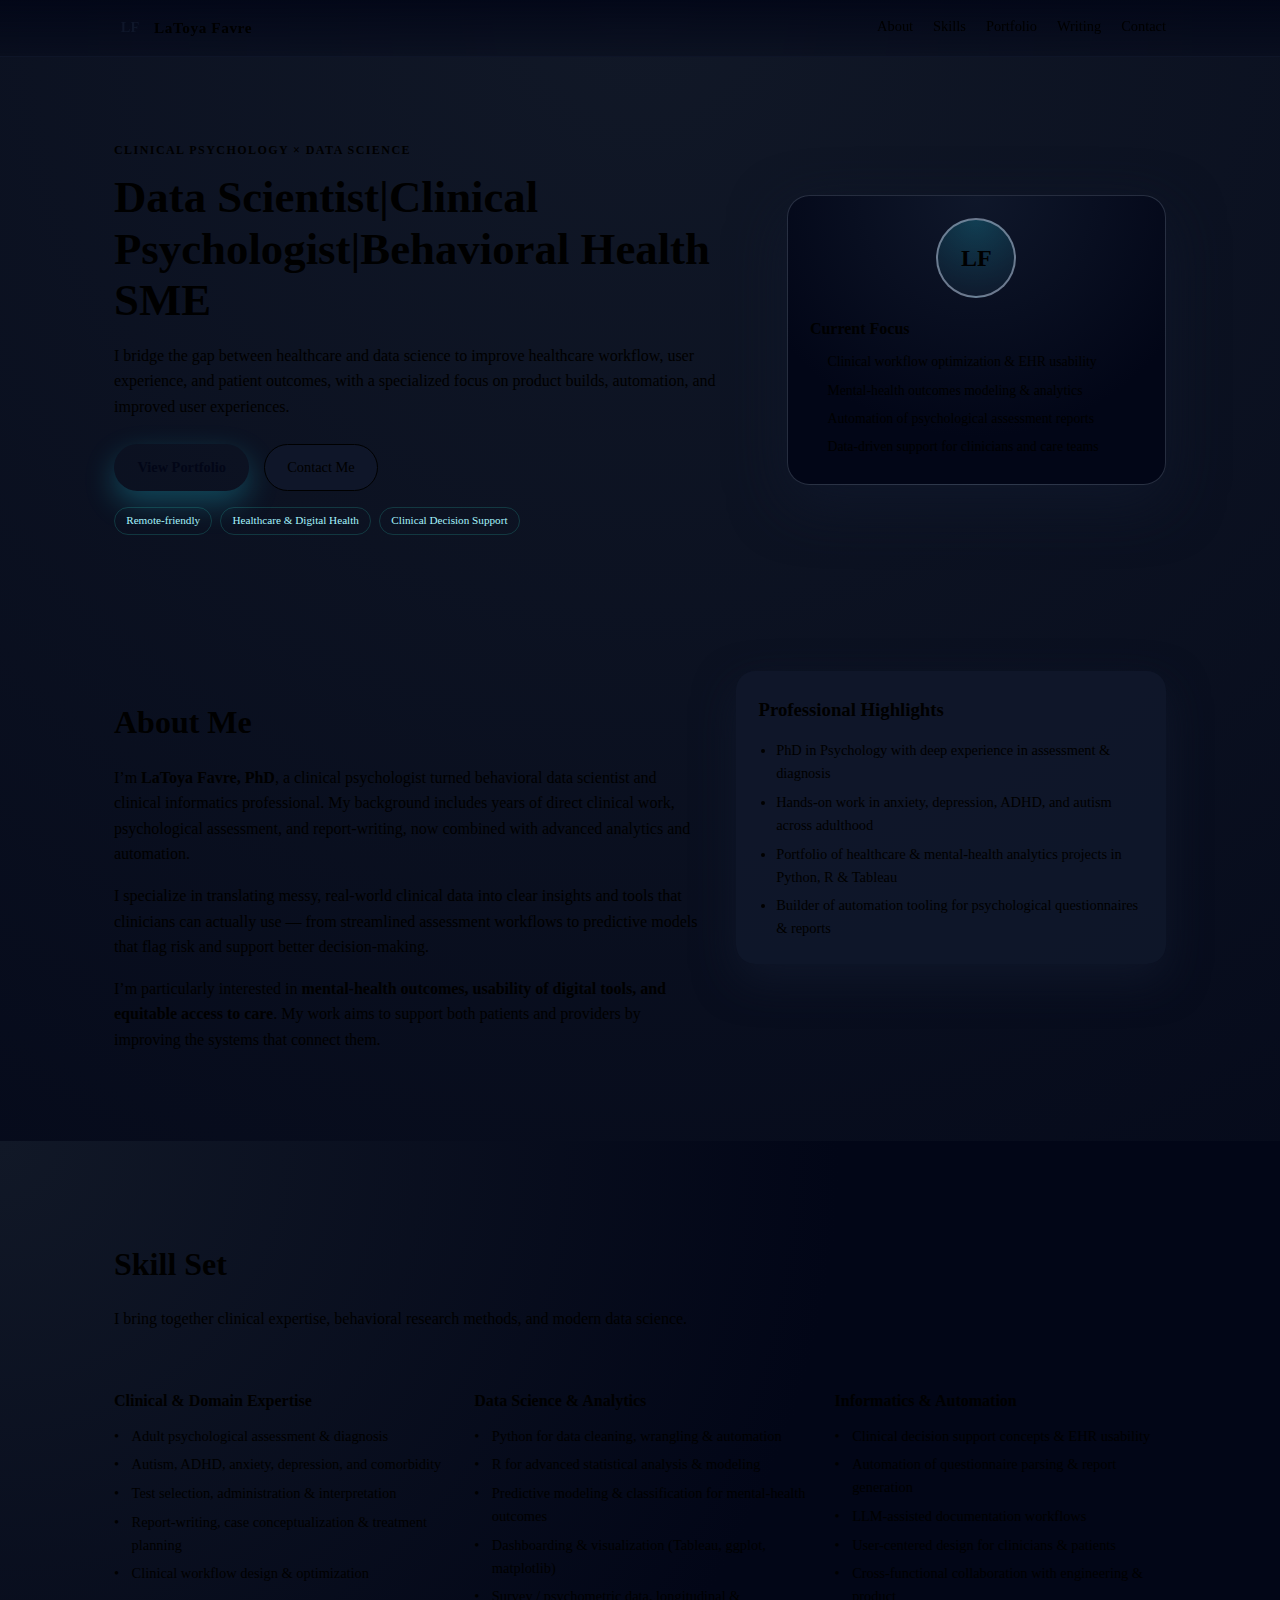
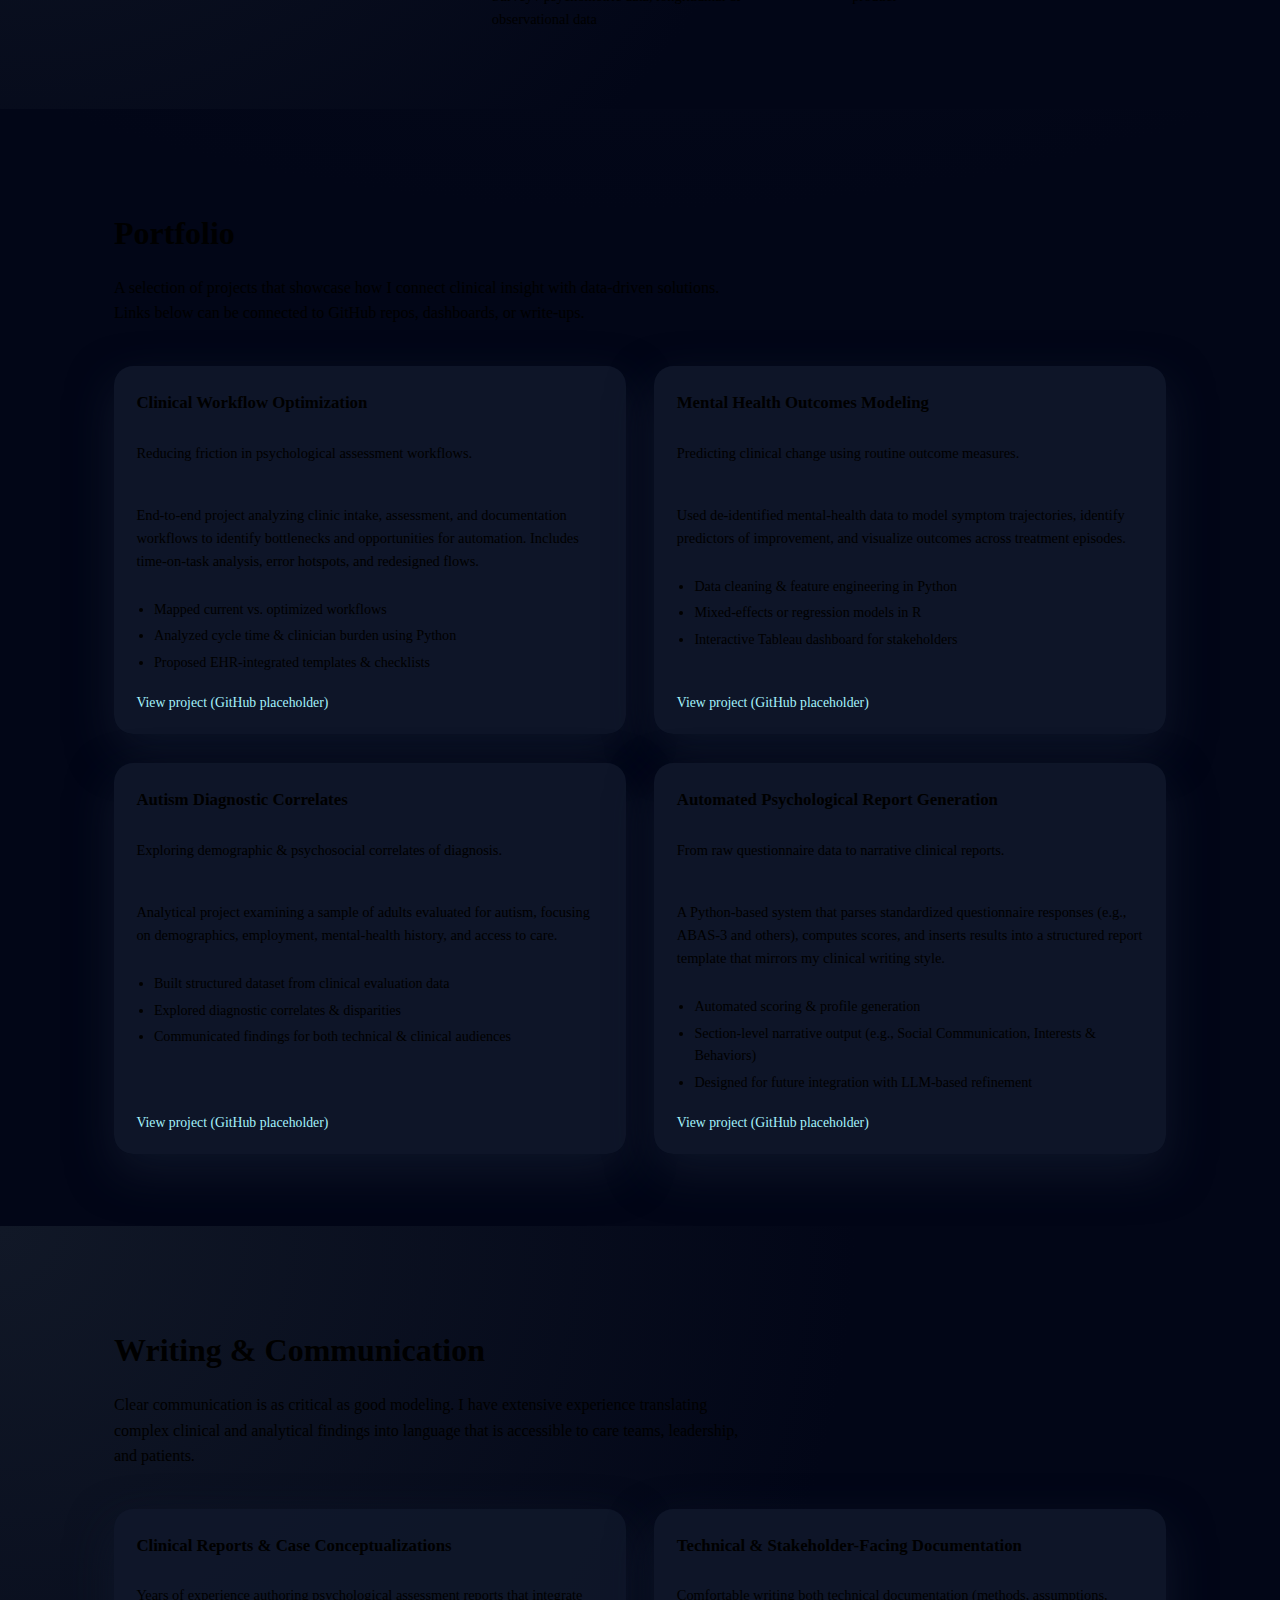
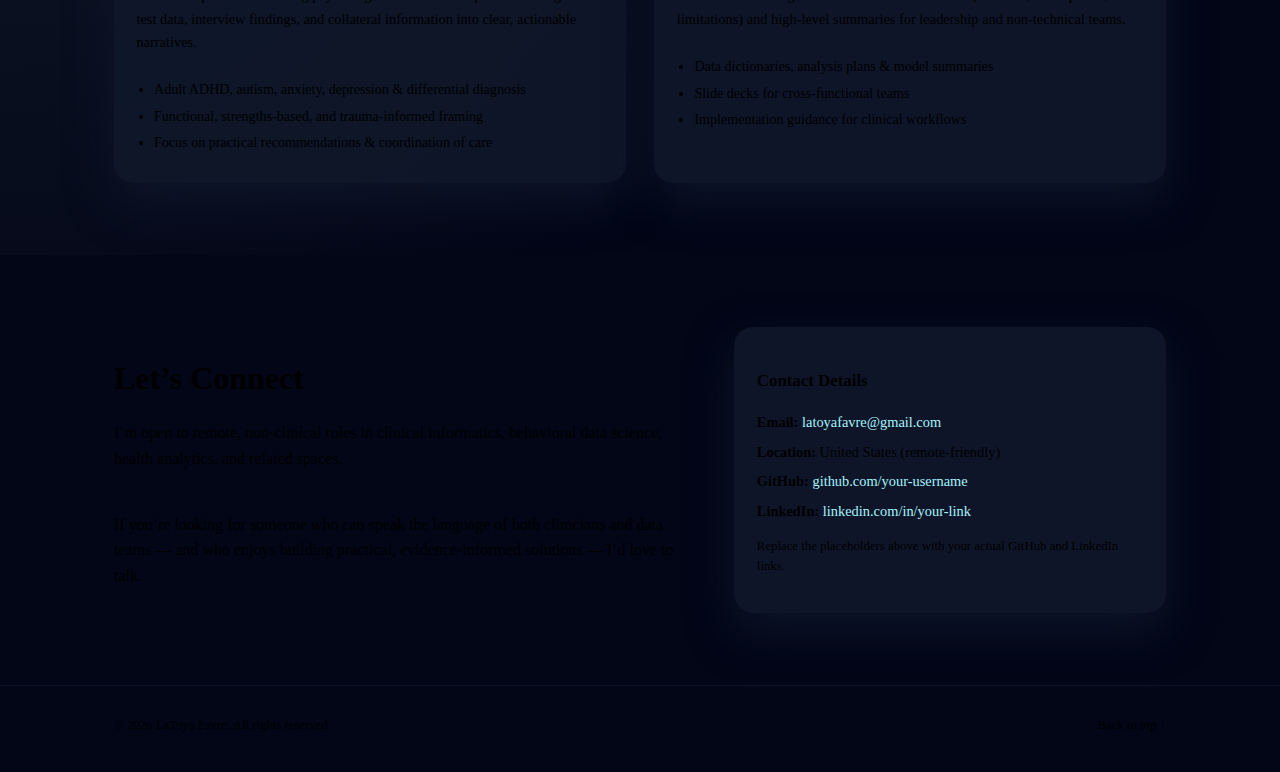
<file: index.html>
<!DOCTYPE html>
<html lang="en">
<head>
  <meta charset="UTF-8" />
  <meta name="viewport" content="width=device-width, initial-scale=1.0" />
  <title>LaToya Favre | Data Scientist & Clinical Psychologist</title>
  <link rel="stylesheet" href="styles.css" />
  <link rel="preconnect" href="https://fonts.googleapis.com">
  <link rel="preconnect" href="https://fonts.gstatic.com" crossorigin>
  <link href="https://fonts.googleapis.com/css2?family=Inter:wght@300;400;500;600;700&display=swap" rel="stylesheet">
</head>
<body>
  <!-- ===== NAVBAR ===== -->
  <header class="site-header">
    <div class="container nav-container">
      <div class="logo">
        <span class="logo-mark">LF</span>
        <span class="logo-text">LaToya Favre</span>
      </div>
      <nav class="nav">
        <a href="#about">About</a>
        <a href="#skills">Skills</a>
        <a href="#portfolio">Portfolio</a>
        <a href="#writing">Writing</a>
        <a href="#contact">Contact</a>
      </nav>
    </div>
  </header>

  <!-- ===== HERO ===== -->
  <section class="hero" id="top">
    <div class="container hero-grid">
      <div class="hero-text">
        <p class="eyebrow">Clinical Psychology × Data Science</p>
        <h1>Data Scientist|Clinical Psychologist|Behavioral Health SME</h1>
        <p class="hero-subtitle">
          I bridge the gap between healthcare and data science to improve healthcare workflow, user experience, and patient outcomes, with a specialized focus on product builds, automation, and improved user experiences.
        </p>
        <div class="hero-actions">
          <a href="#portfolio" class="btn primary">View Portfolio</a>
          <a href="#contact" class="btn ghost">Contact Me</a>
        </div>
        <p class="hero-tags">
          <span class="tag">Remote-friendly</span>
          <span class="tag">Healthcare & Digital Health</span>
          <span class="tag">Clinical Decision Support</span>
        </p>
      </div>
      <div class="hero-card">
        <div class="hero-avatar">
          <!-- optional: add your own photo later -->
          <span class="avatar-initials">LF</span>
        </div>
        <div class="hero-card-body">
          <h2>Current Focus</h2>
          <ul>
            <li>Clinical workflow optimization & EHR usability</li>
            <li>Mental-health outcomes modeling & analytics</li>
            <li>Automation of psychological assessment reports</li>
            <li>Data-driven support for clinicians and care teams</li>
          </ul>
        </div>
      </div>
    </div>
  </section>

  <!-- ===== ABOUT ===== -->
  <section id="about" class="section">
    <div class="container section-grid">
      <div>
        <h2>About Me</h2>
        <p>
          I’m <strong>LaToya Favre, PhD</strong>, a clinical psychologist turned
          behavioral data scientist and clinical informatics professional.
          My background includes years of direct clinical work, psychological assessment,
          and report-writing, now combined with advanced analytics and automation.
        </p>
        <p>
          I specialize in translating messy, real-world clinical data into clear insights and
          tools that clinicians can actually use — from streamlined assessment workflows
          to predictive models that flag risk and support better decision-making.
        </p>
        <p>
          I’m particularly interested in <strong>mental-health outcomes, usability of digital tools,
          and equitable access to care</strong>. My work aims to support both patients and providers
          by improving the systems that connect them.
        </p>
      </div>
      <div class="about-card">
        <h3>Professional Highlights</h3>
        <ul>
          <li>PhD in Psychology with deep experience in assessment & diagnosis</li>
          <li>Hands-on work in anxiety, depression, ADHD, and autism across adulthood</li>
          <li>Portfolio of healthcare & mental-health analytics projects in Python, R & Tableau</li>
          <li>Builder of automation tooling for psychological questionnaires & reports</li>
        </ul>
      </div>
    </div>
  </section>

  <!-- ===== SKILLS ===== -->
  <section id="skills" class="section section-alt">
    <div class="container">
      <h2>Skill Set</h2>
      <p class="section-intro">
        I bring together clinical expertise, behavioral research methods, and modern data science.
      </p>

      <div class="skills-grid">
        <div class="skill-column">
          <h3>Clinical & Domain Expertise</h3>
          <ul>
            <li>Adult psychological assessment & diagnosis</li>
            <li>Autism, ADHD, anxiety, depression, and comorbidity</li>
            <li>Test selection, administration & interpretation</li>
            <li>Report-writing, case conceptualization & treatment planning</li>
            <li>Clinical workflow design & optimization</li>
          </ul>
        </div>
        <div class="skill-column">
          <h3>Data Science & Analytics</h3>
          <ul>
            <li>Python for data cleaning, wrangling & automation</li>
            <li>R for advanced statistical analysis & modeling</li>
            <li>Predictive modeling & classification for mental-health outcomes</li>
            <li>Dashboarding & visualization (Tableau, ggplot, matplotlib)</li>
            <li>Survey / psychometric data, longitudinal & observational data</li>
          </ul>
        </div>
        <div class="skill-column">
          <h3>Informatics & Automation</h3>
          <ul>
            <li>Clinical decision support concepts & EHR usability</li>
            <li>Automation of questionnaire parsing & report generation</li>
            <li>LLM-assisted documentation workflows</li>
            <li>User-centered design for clinicians & patients</li>
            <li>Cross-functional collaboration with engineering & product</li>
          </ul>
        </div>
      </div>
    </div>
  </section>

  <!-- ===== PORTFOLIO ===== -->
  <section id="portfolio" class="section">
    <div class="container">
      <h2>Portfolio</h2>
      <p class="section-intro">
        A selection of projects that showcase how I connect clinical insight with data-driven solutions.
        Links below can be connected to GitHub repos, dashboards, or write-ups.
      </p>

      <div class="card-grid">
        <!-- Project 1 -->
        <article class="card">
          <h3>Clinical Workflow Optimization</h3>
          <p class="card-tagline">Reducing friction in psychological assessment workflows.</p>
          <p>
            End-to-end project analyzing clinic intake, assessment, and documentation workflows
            to identify bottlenecks and opportunities for automation. Includes time-on-task
            analysis, error hotspots, and redesigned flows.
          </p>
          <ul class="card-list">
            <li>Mapped current vs. optimized workflows</li>
            <li>Analyzed cycle time & clinician burden using Python</li>
            <li>Proposed EHR-integrated templates & checklists</li>
          </ul>
          <a href="#" class="card-link">View project (GitHub placeholder)</a>
        </article>

        <!-- Project 2 -->
        <article class="card">
          <h3>Mental Health Outcomes Modeling</h3>
          <p class="card-tagline">Predicting clinical change using routine outcome measures.</p>
          <p>
            Used de-identified mental-health data to model symptom trajectories, identify predictors
            of improvement, and visualize outcomes across treatment episodes.
          </p>
          <ul class="card-list">
            <li>Data cleaning & feature engineering in Python</li>
            <li>Mixed-effects or regression models in R</li>
            <li>Interactive Tableau dashboard for stakeholders</li>
          </ul>
          <a href="#" class="card-link">View project (GitHub placeholder)</a>
        </article>

        <!-- Project 3 -->
        <article class="card">
          <h3>Autism Diagnostic Correlates</h3>
          <p class="card-tagline">Exploring demographic & psychosocial correlates of diagnosis.</p>
          <p>
            Analytical project examining a sample of adults evaluated for autism, focusing on
            demographics, employment, mental-health history, and access to care.
          </p>
          <ul class="card-list">
            <li>Built structured dataset from clinical evaluation data</li>
            <li>Explored diagnostic correlates & disparities</li>
            <li>Communicated findings for both technical & clinical audiences</li>
          </ul>
          <a href="#" class="card-link">View project (GitHub placeholder)</a>
        </article>

        <!-- Project 4 -->
        <article class="card">
          <h3>Automated Psychological Report Generation</h3>
          <p class="card-tagline">From raw questionnaire data to narrative clinical reports.</p>
          <p>
            A Python-based system that parses standardized questionnaire responses (e.g., ABAS-3 and others),
            computes scores, and inserts results into a structured report template that mirrors my
            clinical writing style.
          </p>
          <ul class="card-list">
            <li>Automated scoring & profile generation</li>
            <li>Section-level narrative output (e.g., Social Communication, Interests & Behaviors)</li>
            <li>Designed for future integration with LLM-based refinement</li>
          </ul>
          <a href="#" class="card-link">View project (GitHub placeholder)</a>
        </article>
      </div>
    </div>
  </section>

  <!-- ===== WRITING & TALKS ===== -->
  <section id="writing" class="section section-alt">
    <div class="container">
      <h2>Writing & Communication</h2>
      <p class="section-intro">
        Clear communication is as critical as good modeling. I have extensive experience translating
        complex clinical and analytical findings into language that is accessible to care teams,
        leadership, and patients.
      </p>

      <div class="card-grid">
        <article class="card">
          <h3>Clinical Reports & Case Conceptualizations</h3>
          <p>
            Years of experience authoring psychological assessment reports that integrate test data,
            interview findings, and collateral information into clear, actionable narratives.
          </p>
          <ul class="card-list">
            <li>Adult ADHD, autism, anxiety, depression & differential diagnosis</li>
            <li>Functional, strengths-based, and trauma-informed framing</li>
            <li>Focus on practical recommendations & coordination of care</li>
          </ul>
        </article>

        <article class="card">
          <h3>Technical & Stakeholder-Facing Documentation</h3>
          <p>
            Comfortable writing both technical documentation (methods, assumptions, limitations)
            and high-level summaries for leadership and non-technical teams.
          </p>
          <ul class="card-list">
            <li>Data dictionaries, analysis plans & model summaries</li>
            <li>Slide decks for cross-functional teams</li>
            <li>Implementation guidance for clinical workflows</li>
          </ul>
        </article>
      </div>
    </div>
  </section>

  <!-- ===== CONTACT ===== -->
  <section id="contact" class="section">
    <div class="container contact-grid">
      <div>
        <h2>Let’s Connect</h2>
        <p class="section-intro">
          I’m open to remote, non-clinical roles in clinical informatics, behavioral data science,
          health analytics, and related spaces.
        </p>
        <p>
          If you’re looking for someone who can speak the language of both clinicians
          and data teams — and who enjoys building practical, evidence-informed solutions — I’d love to talk.
        </p>
      </div>
      <div class="contact-card">
        <h3>Contact Details</h3>
        <ul>
          <li><strong>Email:</strong> <a href="mailto:latoyafavre@gmail.com">latoyafavre@gmail.com</a></li>
          <li><strong>Location:</strong> United States (remote-friendly)</li>
          <li><strong>GitHub:</strong> <a href="#" target="_blank">github.com/your-username</a></li>
          <li><strong>LinkedIn:</strong> <a href="#" target="_blank">linkedin.com/in/your-link</a></li>
        </ul>
        <p class="small">
          Replace the placeholders above with your actual GitHub and LinkedIn links.
        </p>
      </div>
    </div>
  </section>

  <!-- ===== FOOTER ===== -->
  <footer class="site-footer">
    <div class="container footer-content">
      <p>© <span id="year"></span> LaToya Favre. All rights reserved.</p>
      <a href="#top" class="back-to-top">Back to top ↑</a>
    </div>
  </footer>

  <script>
    // simple script to keep the year current
    document.getElementById("year").textContent = new Date().getFullYear();
  </script>
</body>
</html>
</file>
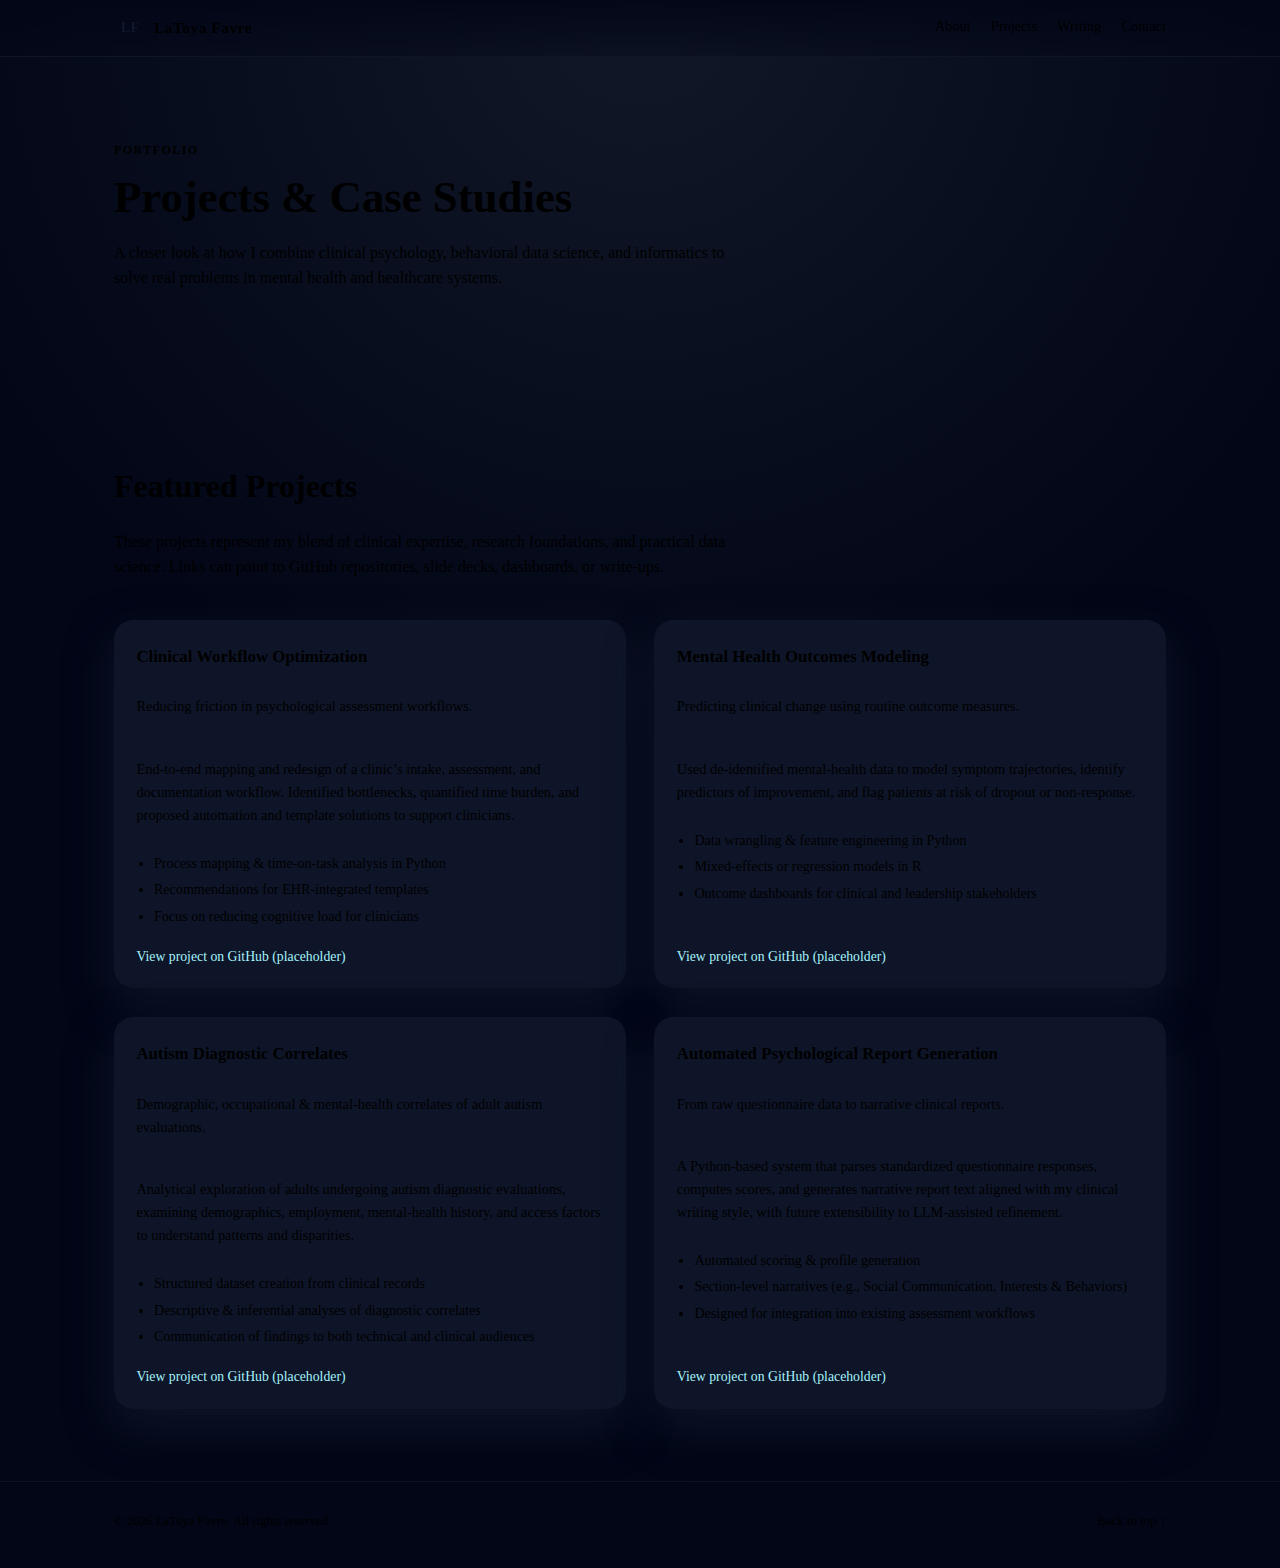
<file: projects.html>
<!DOCTYPE html>
<html lang="en">
<head>
  <meta charset="UTF-8" />
  <meta name="viewport" content="width=device-width, initial-scale=1.0" />
  <title>Projects | LaToya Favre</title>
  <link rel="stylesheet" href="styles.css" />
  <link rel="preconnect" href="https://fonts.googleapis.com">
  <link rel="preconnect" href="https://fonts.gstatic.com" crossorigin>
  <link href="https://fonts.googleapis.com/css2?family=Inter:wght@300;400;500;600;700&display=swap" rel="stylesheet">
</head>
<body>
  <!-- NAVBAR (same as home) -->
  <header class="site-header">
    <div class="container nav-container">
      <div class="logo">
        <span class="logo-mark">LF</span>
        <span class="logo-text">LaToya Favre</span>
      </div>
      <nav class="nav">
        <a href="index.html#about">About</a>
        <a href="projects.html">Projects</a>
        <a href="index.html#writing">Writing</a>
        <a href="index.html#contact">Contact</a>
      </nav>
    </div>
  </header>

  <!-- PAGE HERO -->
  <section class="hero">
    <div class="container">
      <p class="eyebrow">Portfolio</p>
      <h1>Projects & Case Studies</h1>
      <p class="hero-subtitle">
        A closer look at how I combine clinical psychology, behavioral data science, and informatics
        to solve real problems in mental health and healthcare systems.
      </p>
    </div>
  </section>

  <!-- PROJECT GRID -->
  <section class="section">
    <div class="container">
      <h2>Featured Projects</h2>
      <p class="section-intro">
        These projects represent my blend of clinical expertise, research foundations, and practical data science.
        Links can point to GitHub repositories, slide decks, dashboards, or write-ups.
      </p>

      <div class="card-grid">
        <article class="card">
          <h3>Clinical Workflow Optimization</h3>
          <p class="card-tagline">Reducing friction in psychological assessment workflows.</p>
          <p>
            End-to-end mapping and redesign of a clinic’s intake, assessment, and documentation workflow.
            Identified bottlenecks, quantified time burden, and proposed automation and template solutions
            to support clinicians.
          </p>
          <ul class="card-list">
            <li>Process mapping & time-on-task analysis in Python</li>
            <li>Recommendations for EHR-integrated templates</li>
            <li>Focus on reducing cognitive load for clinicians</li>
          </ul>
          <a href="#" class="card-link">View project on GitHub (placeholder)</a>
        </article>

        <article class="card">
          <h3>Mental Health Outcomes Modeling</h3>
          <p class="card-tagline">Predicting clinical change using routine outcome measures.</p>
          <p>
            Used de-identified mental-health data to model symptom trajectories, identify predictors of
            improvement, and flag patients at risk of dropout or non-response.
          </p>
          <ul class="card-list">
            <li>Data wrangling & feature engineering in Python</li>
            <li>Mixed-effects or regression models in R</li>
            <li>Outcome dashboards for clinical and leadership stakeholders</li>
          </ul>
          <a href="#" class="card-link">View project on GitHub (placeholder)</a>
        </article>

        <article class="card">
          <h3>Autism Diagnostic Correlates</h3>
          <p class="card-tagline">Demographic, occupational & mental-health correlates of adult autism evaluations.</p>
          <p>
            Analytical exploration of adults undergoing autism diagnostic evaluations, examining demographics,
            employment, mental-health history, and access factors to understand patterns and disparities.
          </p>
          <ul class="card-list">
            <li>Structured dataset creation from clinical records</li>
            <li>Descriptive & inferential analyses of diagnostic correlates</li>
            <li>Communication of findings to both technical and clinical audiences</li>
          </ul>
          <a href="#" class="card-link">View project on GitHub (placeholder)</a>
        </article>

        <article class="card">
          <h3>Automated Psychological Report Generation</h3>
          <p class="card-tagline">From raw questionnaire data to narrative clinical reports.</p>
          <p>
            A Python-based system that parses standardized questionnaire responses, computes scores, and generates
            narrative report text aligned with my clinical writing style, with future extensibility to LLM-assisted
            refinement.
          </p>
          <ul class="card-list">
            <li>Automated scoring & profile generation</li>
            <li>Section-level narratives (e.g., Social Communication, Interests & Behaviors)</li>
            <li>Designed for integration into existing assessment workflows</li>
          </ul>
          <a href="#" class="card-link">View project on GitHub (placeholder)</a>
        </article>
      </div>
    </div>
  </section>

  <!-- FOOTER -->
  <footer class="site-footer">
    <div class="container footer-content">
      <p>© <span id="year"></span> LaToya Favre. All rights reserved.</p>
      <a href="#top" class="back-to-top">Back to top ↑</a>
    </div>
  </footer>

  <script>
    document.getElementById("year").textContent = new Date().getFullYear();
  </script>
</body>
</html>
</file>
<file: styles.css>
:root {
  :root {
  /* Soft natural palette */
  --bg: #F7F5F0;            /* cream */
  --bg-alt: #FFFFFF;        /* soft white */
  --card-bg: #FFFFFF;       /* card background */
  
  --text: #2D2D2A;          /* warm charcoal */
  --muted: #6A6A65;         /* muted warm gray */

  --accent: #C8D1C0;        /* sage */
  --accent-soft: rgba(200, 209, 192, 0.25);

  --accent-pink: #EAC1C1;   /* blush pink for highlights/local accents */
  --border-subtle: #E0DDD6;

  --font-main: "Inter", system-ui, -apple-system, BlinkMacSystemFont, sans-serif;
}
}

*,
*::before,
*::after {
  box-sizing: border-box;
}

html,
body {
  margin: 0;
  padding: 0;
  scroll-behavior: smooth;
}

body {
  font-family: var(--font-main);
  background: radial-gradient(circle at top, #111827 0, #020617 45%, #020617 100%);
  color: var(--text);
  line-height: 1.6;
}

/* Layout helpers */

.container {
  width: 100%;
  max-width: 1100px;
  margin: 0 auto;
  padding: 0 1.5rem;
}

.section {
  padding: 4.5rem 0;
}

.section-alt {
  background: radial-gradient(circle at top left, #111827 0, #020617 60%);
}

.section h2 {
  font-size: 2rem;
  margin-bottom: 0.75rem;
}

.section-intro {
  max-width: 640px;
  color: var(--muted);
  margin-bottom: 2.5rem;
}

/* Header & nav */

.site-header {
  position: sticky;
  top: 0;
  z-index: 50;
  backdrop-filter: blur(16px);
  background: linear-gradient(to bottom, rgba(2, 6, 23, 0.9), rgba(2, 6, 23, 0.3));
  border-bottom: 1px solid rgba(15, 23, 42, 0.9);
}

.nav-container {
  display: flex;
  align-items: center;
  justify-content: space-between;
  padding: 0.75rem 1.5rem;
}

.logo {
  display: flex;
  align-items: center;
  gap: 0.5rem;
}

.logo-mark {
  width: 32px;
  height: 32px;
  border-radius: 999px;
  background: linear-gradient(135deg, var(--accent), #22c55e);
  display: grid;
  place-items: center;
  font-weight: 700;
  font-size: 0.9rem;
  color: #0f172a;
}

.logo-text {
  font-weight: 600;
  font-size: 0.95rem;
  letter-spacing: 0.04em;
}

.nav {
  display: flex;
  gap: 1.25rem;
  font-size: 0.9rem;
}

.nav a {
  color: var(--muted);
  text-decoration: none;
  position: relative;
  padding-bottom: 0.2rem;
}

.nav a::after {
  content: "";
  position: absolute;
  left: 0;
  bottom: 0;
  width: 0;
  height: 2px;
  background: var(--accent);
  border-radius: 999px;
  transition: width 0.2s ease;
}

.nav a:hover {
  color: var(--text);
}

.nav a:hover::after {
  width: 100%;
}

/* Hero */

.hero {
  padding: 4.5rem 0 3rem;
}

.hero-grid {
  display: grid;
  grid-template-columns: minmax(0, 2fr) minmax(0, 1.2fr);
  gap: 2.5rem;
  align-items: center;
}

.eyebrow {
  text-transform: uppercase;
  letter-spacing: 0.12em;
  font-size: 0.75rem;
  color: var(--accent);
  font-weight: 600;
  margin-bottom: 0.75rem;
}

.hero h1 {
  font-size: clamp(2.2rem, 4vw, 2.8rem);
  line-height: 1.15;
  margin: 0 0 0.75rem;
}

.hero-subtitle {
  color: var(--muted);
  max-width: 620px;
  margin-bottom: 1.5rem;
}

.hero-actions {
  display: flex;
  flex-wrap: wrap;
  gap: 0.9rem;
  margin-bottom: 1rem;
}

.btn {
  display: inline-flex;
  align-items: center;
  justify-content: center;
  padding: 0.7rem 1.4rem;
  border-radius: 999px;
  font-size: 0.9rem;
  border: 1px solid transparent;
  cursor: pointer;
  text-decoration: none;
  transition: transform 0.12s ease, box-shadow 0.12s ease, background 0.12s ease, border 0.12s ease;
  white-space: nowrap;
}

.btn.primary {
  background: var(--accent);
  color: #020617;
  font-weight: 600;
  box-shadow: 0 12px 30px rgba(34, 211, 238, 0.28);
}

.btn.primary:hover {
  transform: translateY(-1px);
  box-shadow: 0 18px 45px rgba(34, 211, 238, 0.35);
}

.btn.ghost {
  border-color: var(--border-subtle);
  background: rgba(15, 23, 42, 0.9);
  color: var(--text);
}

.btn.ghost:hover {
  border-color: var(--accent);
  background: rgba(15, 23, 42, 0.95);
}

.hero-tags {
  display: flex;
  flex-wrap: wrap;
  gap: 0.5rem;
  margin-top: 0.5rem;
}

.tag {
  font-size: 0.7rem;
  padding: 0.25rem 0.7rem;
  border-radius: 999px;
  background: var(--accent-soft);
  color: #a5f3fc;
  border: 1px solid rgba(45, 212, 191, 0.2);
}

/* Hero side card */

.hero-card {
  background: radial-gradient(circle at top, #0f172a 0, #020617 70%);
  border-radius: 1.4rem;
  border: 1px solid rgba(148, 163, 184, 0.25);
  padding: 1.4rem 1.4rem 1.2rem;
  box-shadow: 0 18px 55px rgba(15, 23, 42, 0.9);
}

.hero-avatar {
  display: flex;
  justify-content: center;
  margin-bottom: 1.1rem;
}

.avatar-initials {
  width: 80px;
  height: 80px;
  border-radius: 999px;
  border: 2px solid rgba(148, 163, 184, 0.7);
  display: grid;
  place-items: center;
  font-weight: 700;
  font-size: 1.5rem;
  background: radial-gradient(circle at top, rgba(34, 211, 238, 0.22), rgba(15, 23, 42, 1));
}

.hero-card-body h2 {
  font-size: 1rem;
  margin: 0 0 0.6rem;
}

.hero-card-body ul {
  list-style: none;
  padding-left: 0;
  margin: 0;
  color: var(--muted);
  font-size: 0.86rem;
}

.hero-card-body li {
  margin-bottom: 0.4rem;
  position: relative;
  padding-left: 1.1rem;
}

.hero-card-body li::before {
  content: "";
  position: absolute;
  left: 0;
  top: 0.55rem;
  width: 6px;
  height: 6px;
  border-radius: 999px;
  background: var(--accent);
}

/* About */

.section-grid {
  display: grid;
  grid-template-columns: minmax(0, 3fr) minmax(0, 2.2fr);
  gap: 2.25rem;
  align-items: flex-start;
}

.about-card {
  background: rgba(15, 23, 42, 0.9);
  border-radius: 1.2rem;
  padding: 1.5rem 1.4rem;
  border: 1px solid var(--border-subtle);
  box-shadow: 0 16px 40px rgba(15, 23, 42, 0.9);
}

.about-card h3 {
  margin-top: 0;
  margin-bottom: 0.9rem;
}

.about-card ul {
  padding-left: 1.1rem;
  margin: 0;
  color: var(--muted);
  font-size: 0.9rem;
}

.about-card li + li {
  margin-top: 0.35rem;
}

/* Skills */

.skills-grid {
  display: grid;
  grid-template-columns: repeat(3, minmax(0, 1fr));
  gap: 1.8rem;
}

.skill-column h3 {
  font-size: 1rem;
  margin-bottom: 0.7rem;
}

.skill-column ul {
  list-style: none;
  padding-left: 0;
  margin: 0;
  color: var(--muted);
  font-size: 0.9rem;
}

.skill-column li {
  margin-bottom: 0.35rem;
  position: relative;
  padding-left: 1.1rem;
}

.skill-column li::before {
  content: "•";
  position: absolute;
  left: 0;
  color: var(--accent);
}

/* Cards / Portfolio */

.card-grid {
  display: grid;
  grid-template-columns: repeat(2, minmax(0, 1fr));
  gap: 1.8rem;
}

.card {
  background: rgba(15, 23, 42, 0.9);
  border-radius: 1.2rem;
  padding: 1.5rem 1.4rem 1.3rem;
  border: 1px solid var(--border-subtle);
  box-shadow: 0 18px 45px rgba(15, 23, 42, 0.85);
  display: flex;
  flex-direction: column;
  gap: 0.65rem;
}

.card h3 {
  margin: 0;
  font-size: 1.05rem;
}

.card-tagline {
  font-size: 0.86rem;
  color: var(--muted);
}

.card p {
  font-size: 0.9rem;
  color: var(--muted);
}

.card-list {
  padding-left: 1.1rem;
  margin: 0 0 0.5rem;
  font-size: 0.88rem;
  color: var(--muted);
}

.card-list li + li {
  margin-top: 0.25rem;
}

.card-link {
  margin-top: auto;
  font-size: 0.86rem;
  color: #a5f3fc;
  text-decoration: none;
}

.card-link:hover {
  text-decoration: underline;
}

/* Contact */

.contact-grid {
  display: grid;
  grid-template-columns: minmax(0, 3fr) minmax(0, 2.2fr);
  gap: 2rem;
}

.contact-card {
  background: rgba(15, 23, 42, 0.9);
  border-radius: 1.2rem;
  padding: 1.5rem 1.4rem;
  border: 1px solid var(--border-subtle);
  box-shadow: 0 18px 45px rgba(15, 23, 42, 0.85);
  font-size: 0.9rem;
}

.contact-card ul {
  list-style: none;
  padding-left: 0;
  margin: 0 0 0.7rem;
}

.contact-card li + li {
  margin-top: 0.4rem;
}

.contact-card a {
  color: #a5f3fc;
  text-decoration: none;
}

.contact-card a:hover {
  text-decoration: underline;
}

.small {
  font-size: 0.8rem;
  color: var(--muted);
}

/* Footer */

.site-footer {
  border-top: 1px solid rgba(15, 23, 42, 0.8);
  padding: 1rem 0 1.5rem;
  background: #020617;
}

.footer-content {
  display: flex;
  align-items: center;
  justify-content: space-between;
  gap: 1rem;
  font-size: 0.8rem;
  color: var(--muted);
}

.back-to-top {
  color: var(--accent);
  text-decoration: none;
}

.back-to-top:hover {
  text-decoration: underline;
}

/* Responsive */

@media (max-width: 900px) {
  .hero-grid,
  .section-grid,
  .skills-grid,
  .card-grid,
  .contact-grid {
    grid-template-columns: minmax(0, 1fr);
  }

  .nav {
    display: none; /* simple: hide nav on very small screens */
  }

  .hero {
    padding-top: 3.5rem;
  }
}

@media (max-width: 600px) {
  .section {
    padding: 3.2rem 0;
  }

  .hero-card {
    margin-top: 0.5rem;
  }
}
</file>
